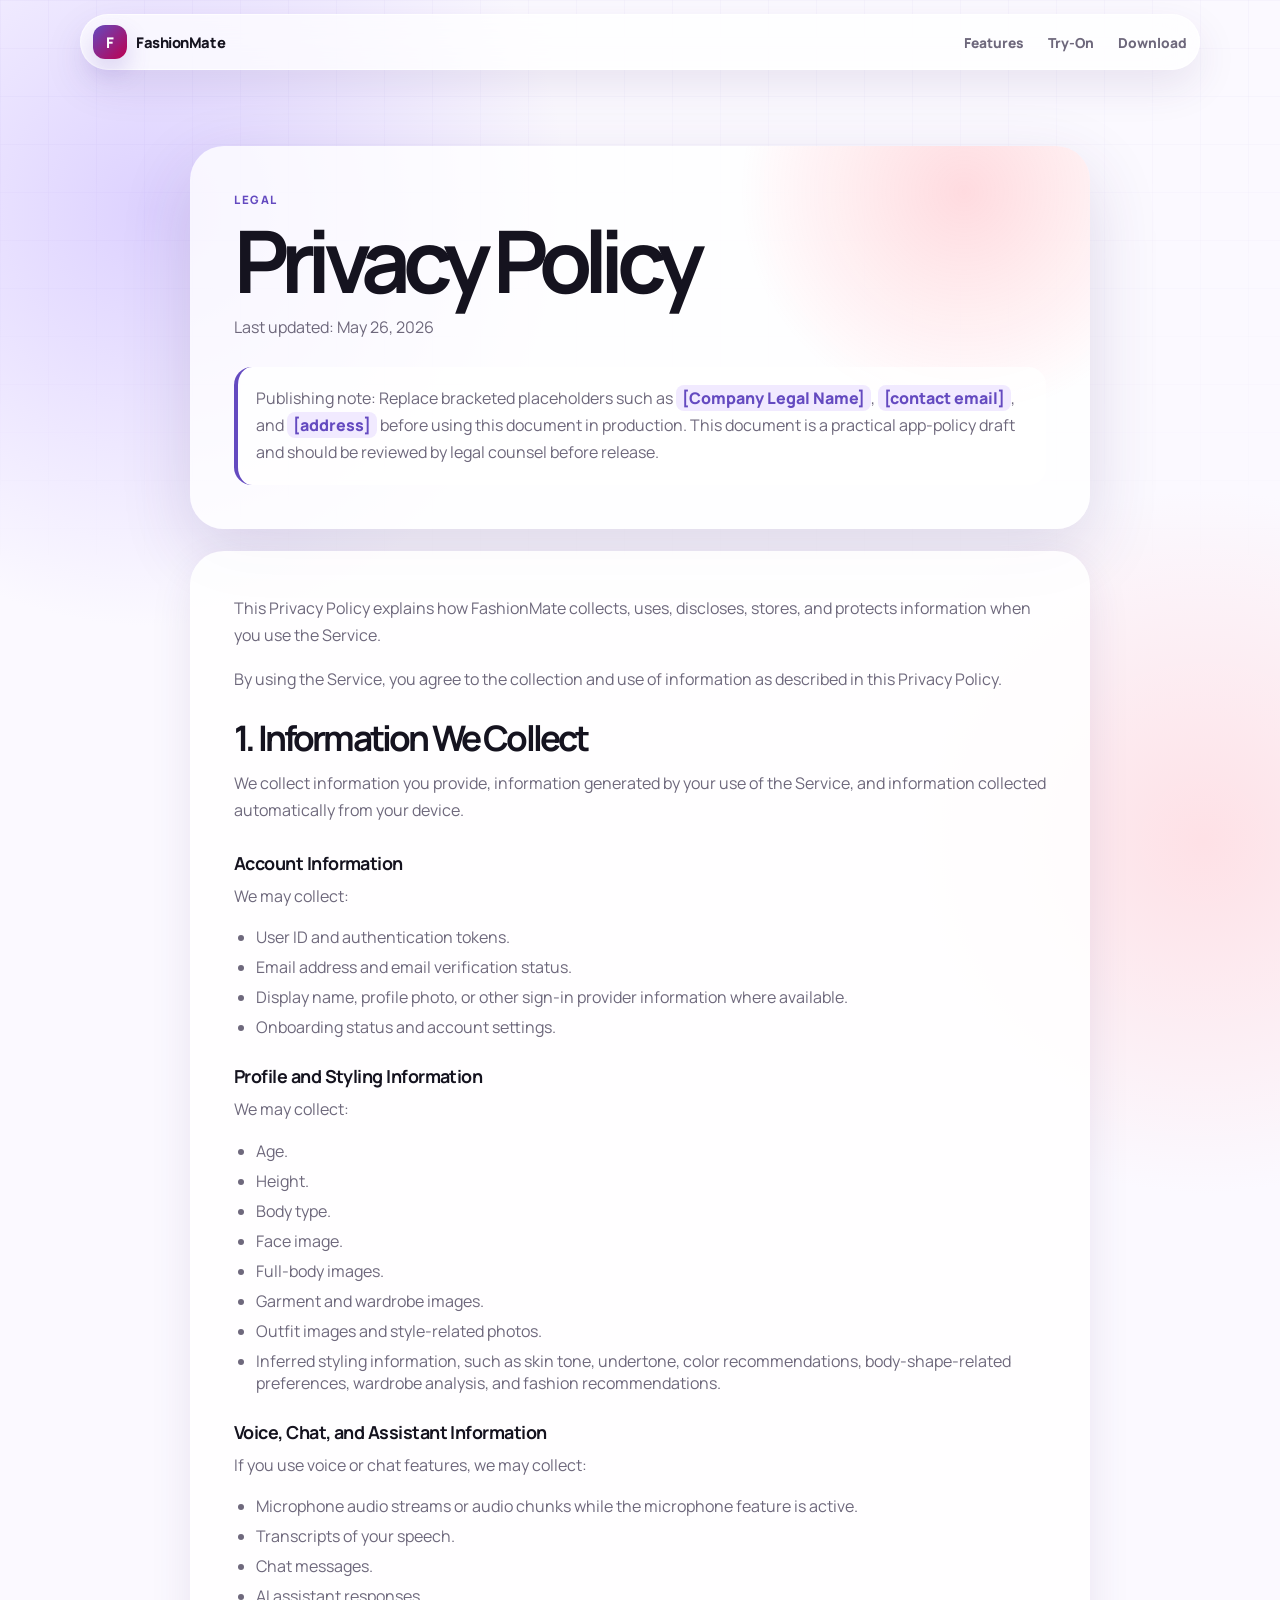
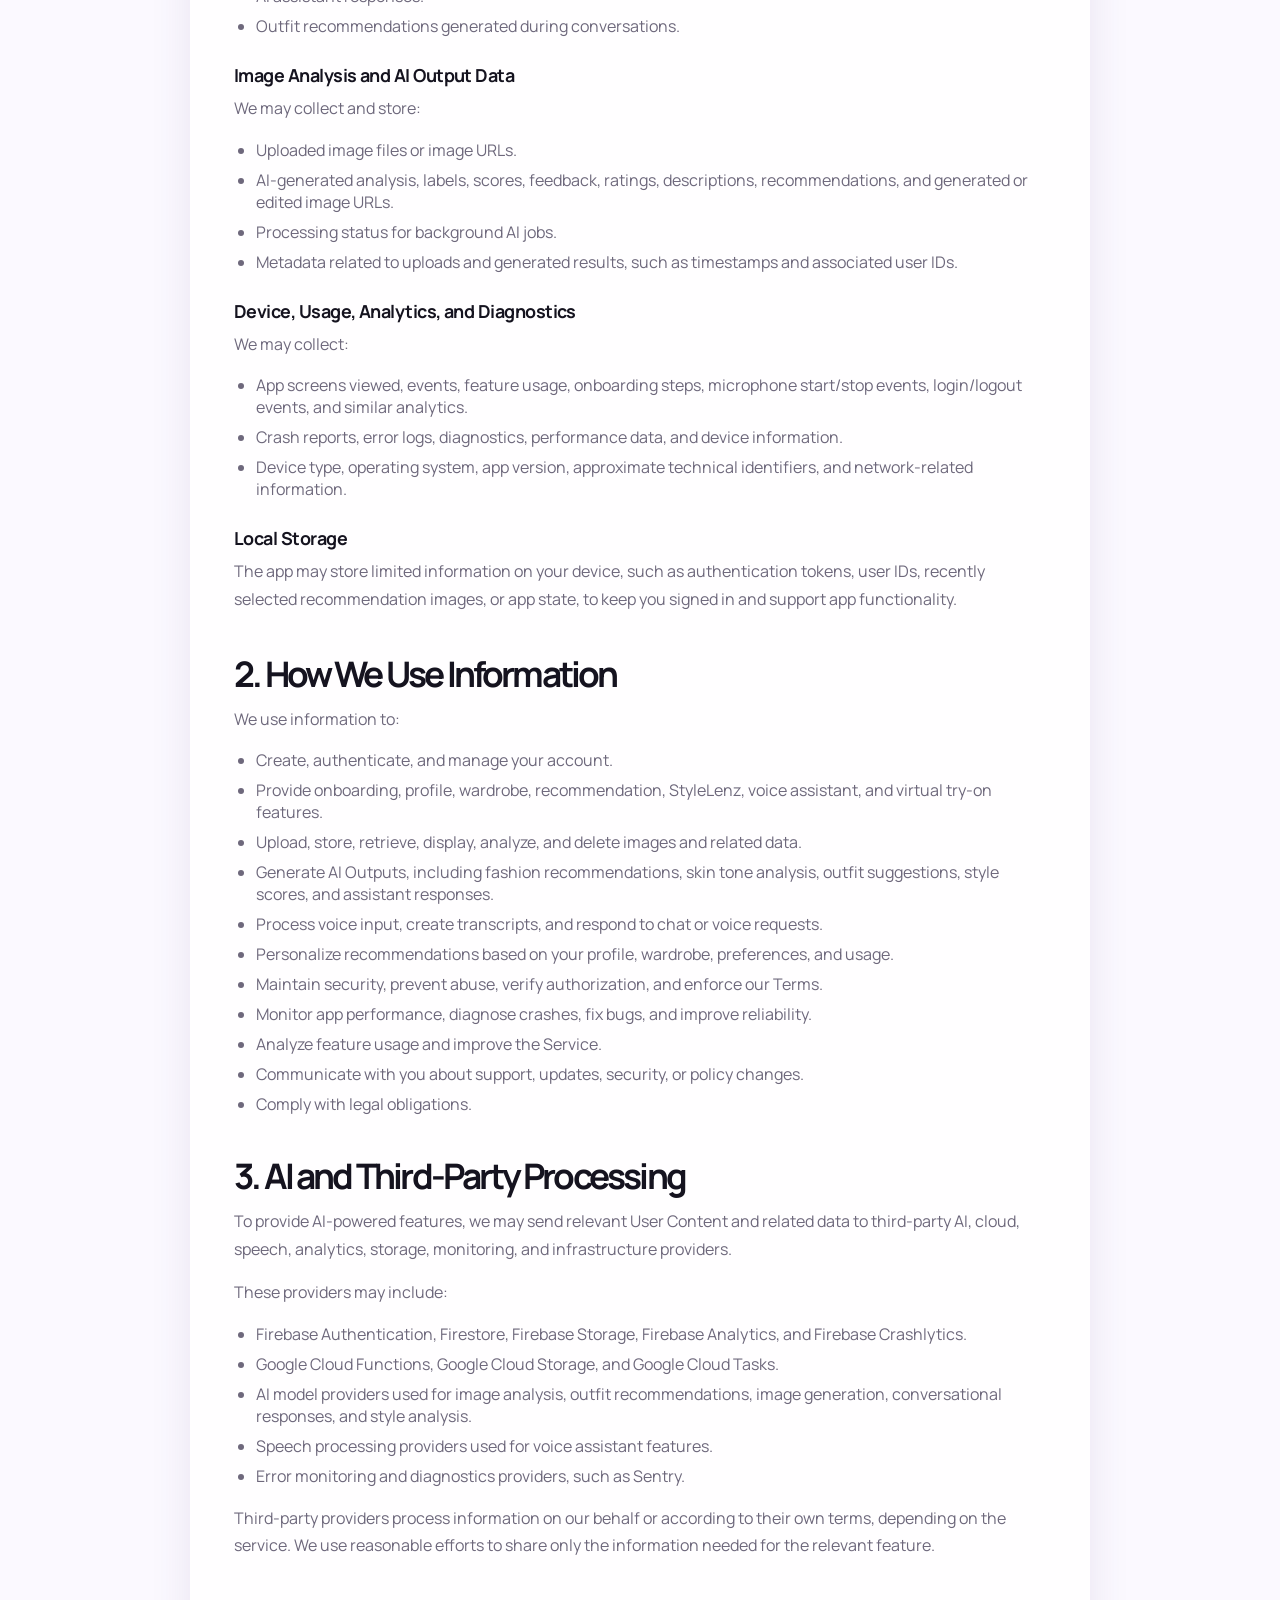
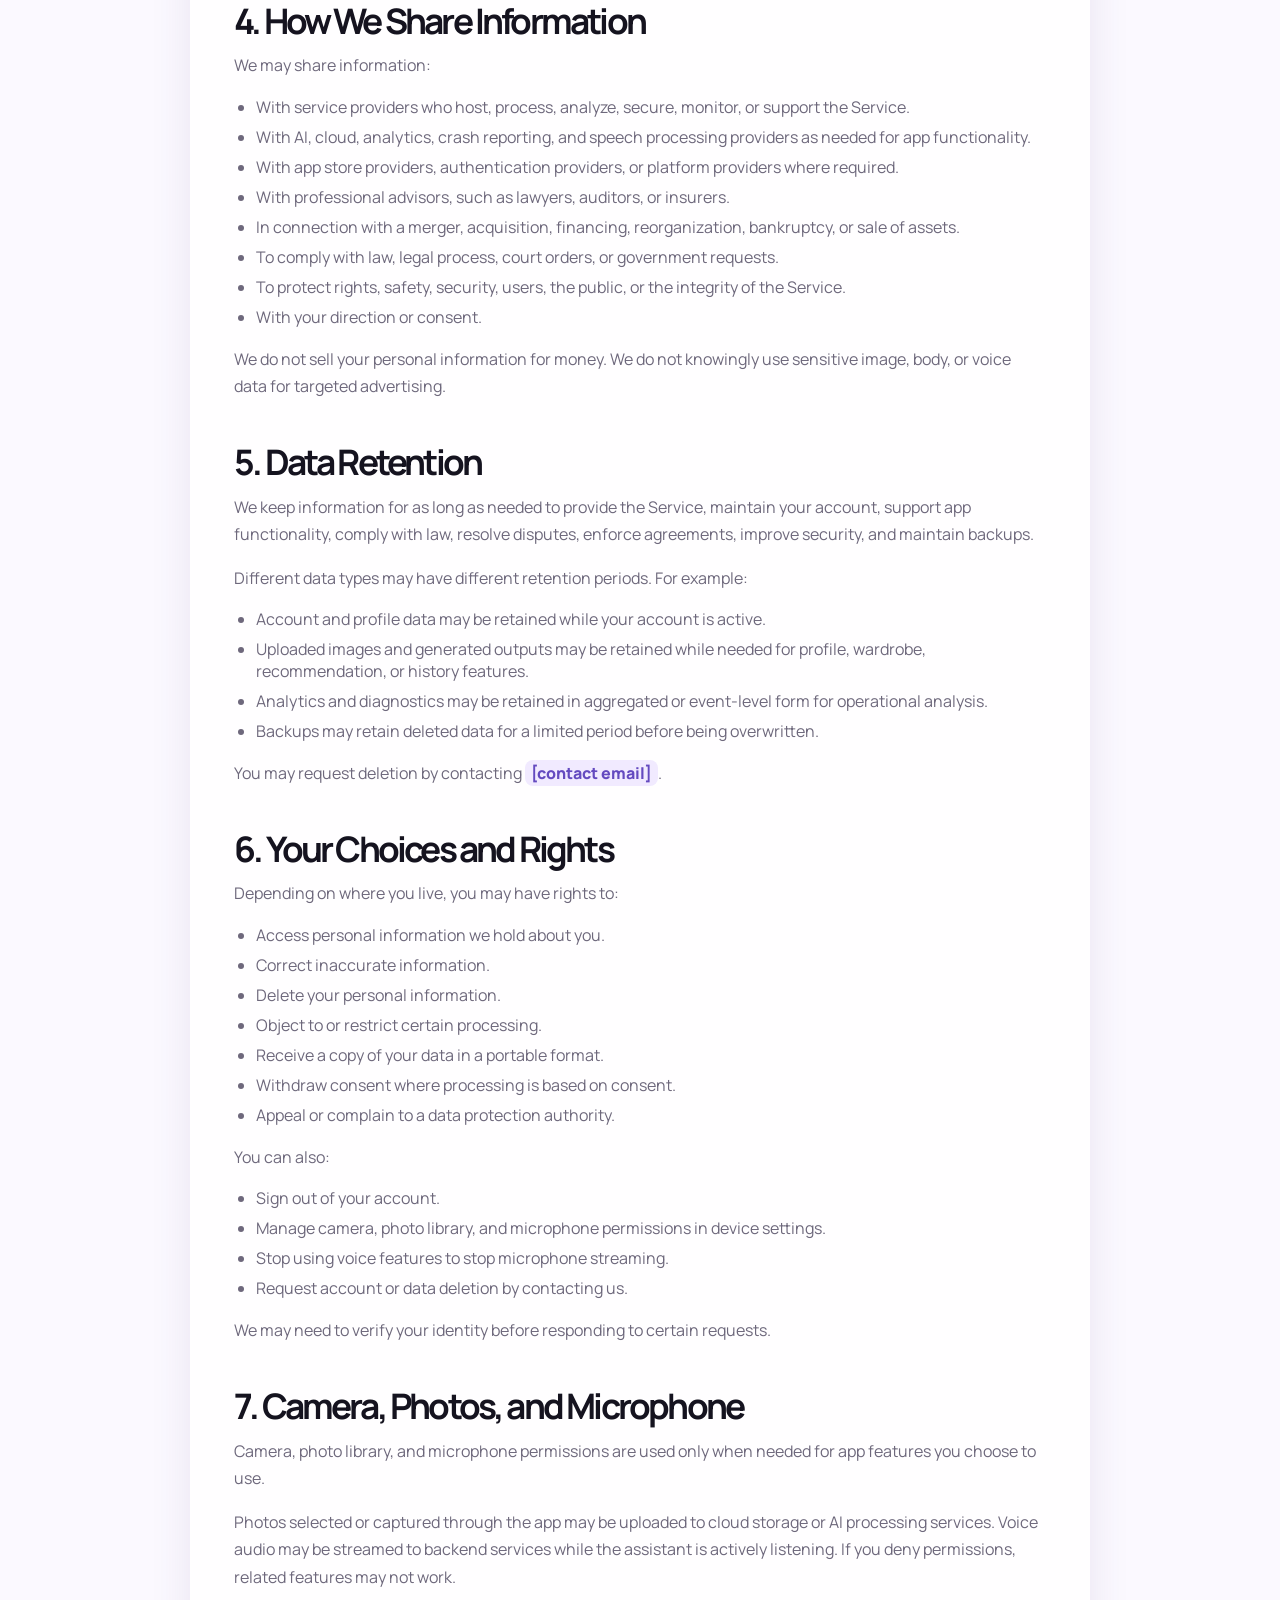
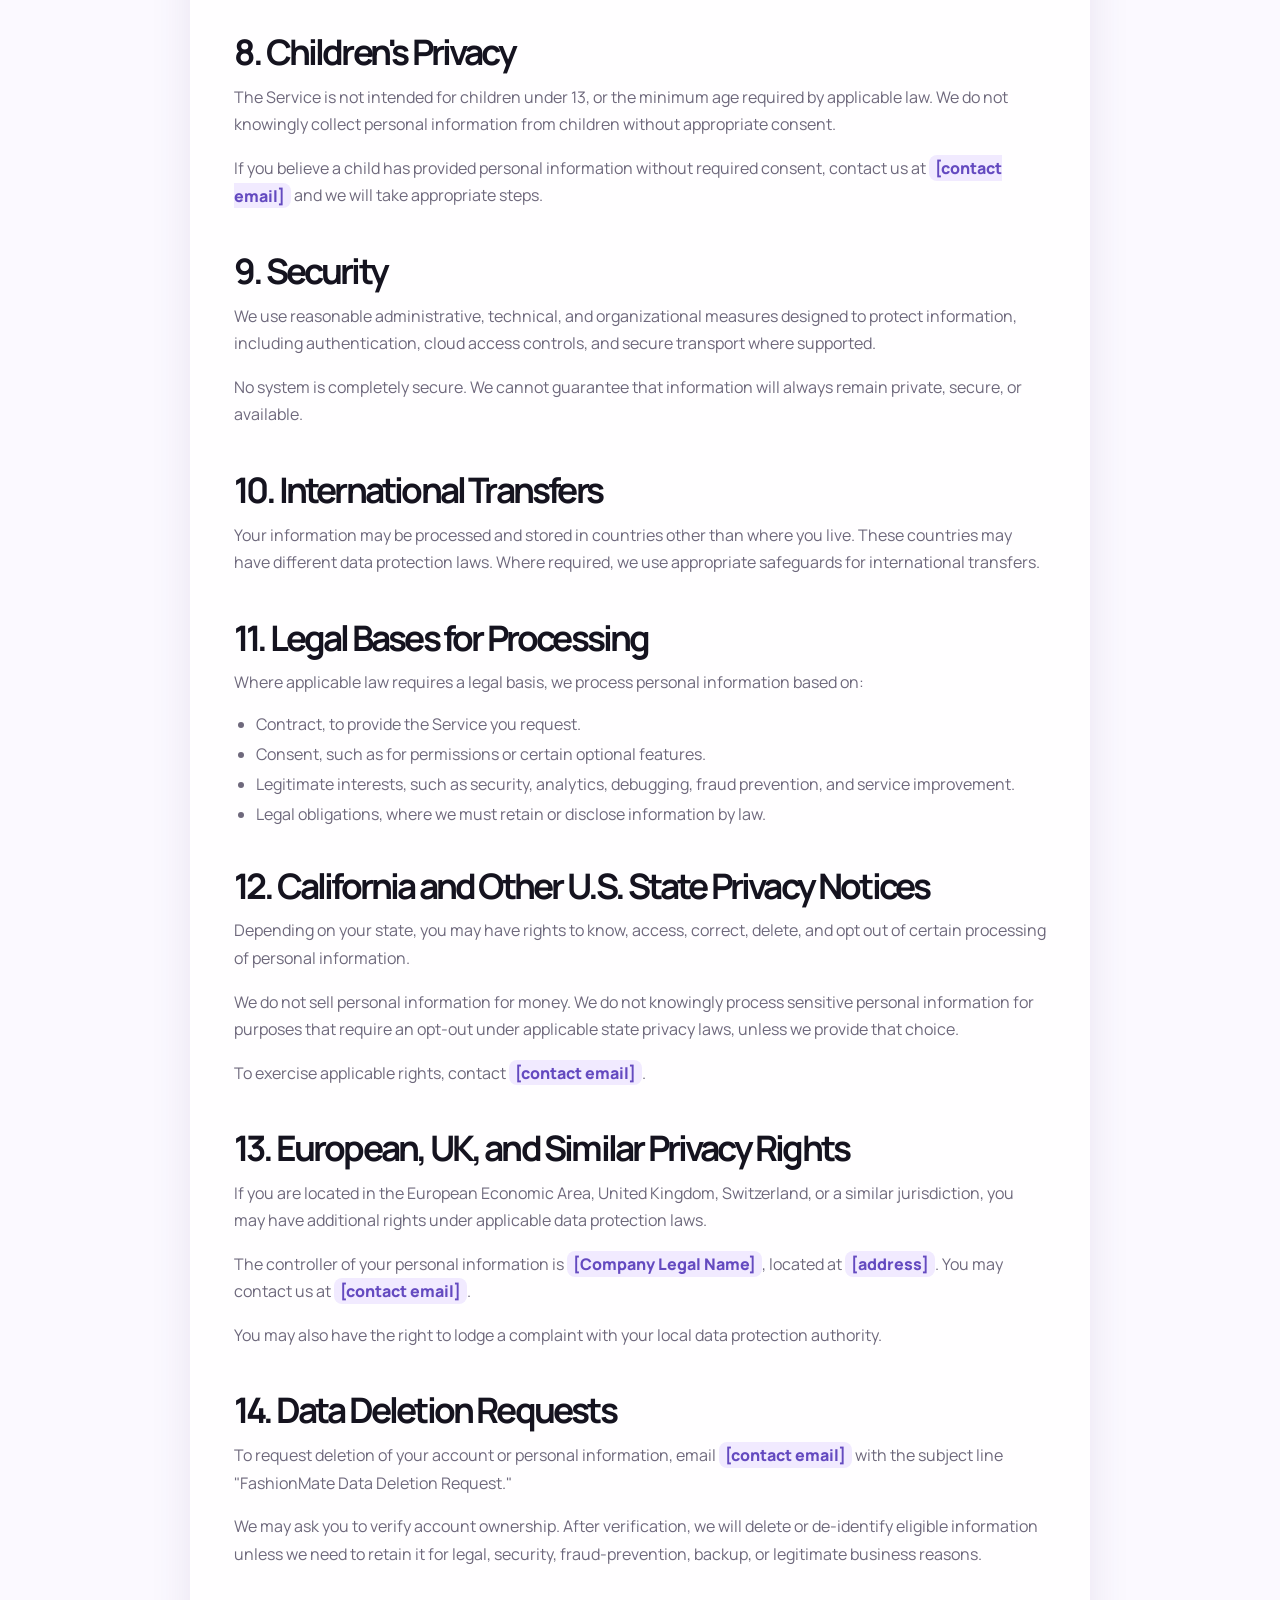
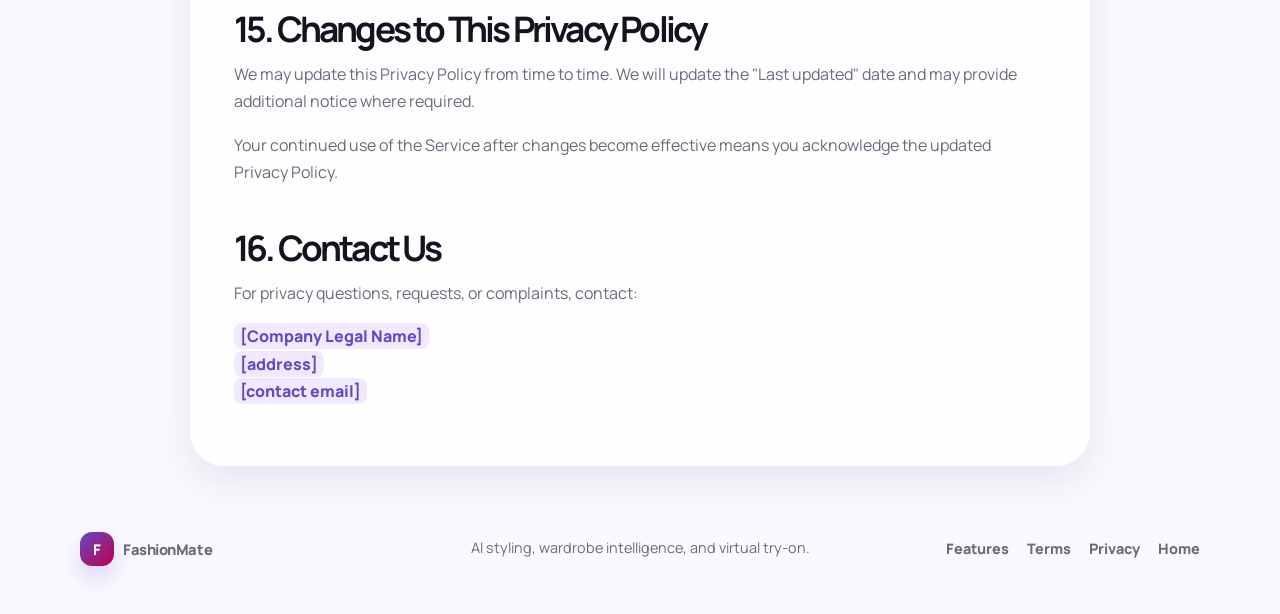
<file: privacy.html>
<!doctype html>
<html lang="en">
  <head>
    <meta charset="utf-8" />
    <meta name="viewport" content="width=device-width, initial-scale=1" />
    <meta name="description" content="FashionMate Privacy Policy." />
    <title>FashionMate | Privacy Policy</title>
    <link rel="preconnect" href="https://fonts.googleapis.com" />
    <link rel="preconnect" href="https://fonts.gstatic.com" crossorigin />
    <link
      href="https://fonts.googleapis.com/css2?family=Manrope:wght@400;600;700;800&display=swap"
      rel="stylesheet"
    />
    <link rel="stylesheet" href="./styles.css" />
  </head>
  <body>
    <header class="site-header" data-header>
      <a class="brand" href="./index.html" aria-label="FashionMate home">
        <span class="brand-icon">F</span>
        <span>FashionMate</span>
      </a>
      <nav aria-label="Main navigation">
        <a href="./index.html#features">Features</a>
        <a href="./index.html#tryon">Try-On</a>
        <a href="./index.html#download">Download</a>
      </nav>
      <button class="menu-button" type="button" aria-label="Open menu">
        <span></span>
        <span></span>
      </button>
    </header>

    <main class="legal-page">
      <section class="legal-hero container">
        <p class="label">Legal</p>
        <h1>Privacy Policy</h1>
        <p>Last updated: May 26, 2026</p>
        <div class="legal-note">
          Publishing note: Replace bracketed placeholders such as
          <code>[Company Legal Name]</code>, <code>[contact email]</code>, and
          <code>[address]</code> before using this document in production. This
          document is a practical app-policy draft and should be reviewed by
          legal counsel before release.
        </div>
      </section>

      <article class="legal-content container">
        <p>
          This Privacy Policy explains how FashionMate collects, uses, discloses,
          stores, and protects information when you use the Service.
        </p>
        <p>
          By using the Service, you agree to the collection and use of information
          as described in this Privacy Policy.
        </p>

        <h2>1. Information We Collect</h2>
        <p>
          We collect information you provide, information generated by your use of
          the Service, and information collected automatically from your device.
        </p>

        <h3>Account Information</h3>
        <p>We may collect:</p>
        <ul>
          <li>User ID and authentication tokens.</li>
          <li>Email address and email verification status.</li>
          <li>Display name, profile photo, or other sign-in provider information where available.</li>
          <li>Onboarding status and account settings.</li>
        </ul>

        <h3>Profile and Styling Information</h3>
        <p>We may collect:</p>
        <ul>
          <li>Age.</li>
          <li>Height.</li>
          <li>Body type.</li>
          <li>Face image.</li>
          <li>Full-body images.</li>
          <li>Garment and wardrobe images.</li>
          <li>Outfit images and style-related photos.</li>
          <li>Inferred styling information, such as skin tone, undertone, color recommendations, body-shape-related preferences, wardrobe analysis, and fashion recommendations.</li>
        </ul>

        <h3>Voice, Chat, and Assistant Information</h3>
        <p>If you use voice or chat features, we may collect:</p>
        <ul>
          <li>Microphone audio streams or audio chunks while the microphone feature is active.</li>
          <li>Transcripts of your speech.</li>
          <li>Chat messages.</li>
          <li>AI assistant responses.</li>
          <li>Outfit recommendations generated during conversations.</li>
        </ul>

        <h3>Image Analysis and AI Output Data</h3>
        <p>We may collect and store:</p>
        <ul>
          <li>Uploaded image files or image URLs.</li>
          <li>AI-generated analysis, labels, scores, feedback, ratings, descriptions, recommendations, and generated or edited image URLs.</li>
          <li>Processing status for background AI jobs.</li>
          <li>Metadata related to uploads and generated results, such as timestamps and associated user IDs.</li>
        </ul>

        <h3>Device, Usage, Analytics, and Diagnostics</h3>
        <p>We may collect:</p>
        <ul>
          <li>App screens viewed, events, feature usage, onboarding steps, microphone start/stop events, login/logout events, and similar analytics.</li>
          <li>Crash reports, error logs, diagnostics, performance data, and device information.</li>
          <li>Device type, operating system, app version, approximate technical identifiers, and network-related information.</li>
        </ul>

        <h3>Local Storage</h3>
        <p>
          The app may store limited information on your device, such as
          authentication tokens, user IDs, recently selected recommendation
          images, or app state, to keep you signed in and support app
          functionality.
        </p>

        <h2>2. How We Use Information</h2>
        <p>We use information to:</p>
        <ul>
          <li>Create, authenticate, and manage your account.</li>
          <li>Provide onboarding, profile, wardrobe, recommendation, StyleLenz, voice assistant, and virtual try-on features.</li>
          <li>Upload, store, retrieve, display, analyze, and delete images and related data.</li>
          <li>Generate AI Outputs, including fashion recommendations, skin tone analysis, outfit suggestions, style scores, and assistant responses.</li>
          <li>Process voice input, create transcripts, and respond to chat or voice requests.</li>
          <li>Personalize recommendations based on your profile, wardrobe, preferences, and usage.</li>
          <li>Maintain security, prevent abuse, verify authorization, and enforce our Terms.</li>
          <li>Monitor app performance, diagnose crashes, fix bugs, and improve reliability.</li>
          <li>Analyze feature usage and improve the Service.</li>
          <li>Communicate with you about support, updates, security, or policy changes.</li>
          <li>Comply with legal obligations.</li>
        </ul>

        <h2>3. AI and Third-Party Processing</h2>
        <p>
          To provide AI-powered features, we may send relevant User Content and
          related data to third-party AI, cloud, speech, analytics, storage,
          monitoring, and infrastructure providers.
        </p>
        <p>These providers may include:</p>
        <ul>
          <li>Firebase Authentication, Firestore, Firebase Storage, Firebase Analytics, and Firebase Crashlytics.</li>
          <li>Google Cloud Functions, Google Cloud Storage, and Google Cloud Tasks.</li>
          <li>AI model providers used for image analysis, outfit recommendations, image generation, conversational responses, and style analysis.</li>
          <li>Speech processing providers used for voice assistant features.</li>
          <li>Error monitoring and diagnostics providers, such as Sentry.</li>
        </ul>
        <p>
          Third-party providers process information on our behalf or according to
          their own terms, depending on the service. We use reasonable efforts to
          share only the information needed for the relevant feature.
        </p>

        <h2>4. How We Share Information</h2>
        <p>We may share information:</p>
        <ul>
          <li>With service providers who host, process, analyze, secure, monitor, or support the Service.</li>
          <li>With AI, cloud, analytics, crash reporting, and speech processing providers as needed for app functionality.</li>
          <li>With app store providers, authentication providers, or platform providers where required.</li>
          <li>With professional advisors, such as lawyers, auditors, or insurers.</li>
          <li>In connection with a merger, acquisition, financing, reorganization, bankruptcy, or sale of assets.</li>
          <li>To comply with law, legal process, court orders, or government requests.</li>
          <li>To protect rights, safety, security, users, the public, or the integrity of the Service.</li>
          <li>With your direction or consent.</li>
        </ul>
        <p>
          We do not sell your personal information for money. We do not knowingly
          use sensitive image, body, or voice data for targeted advertising.
        </p>

        <h2>5. Data Retention</h2>
        <p>
          We keep information for as long as needed to provide the Service,
          maintain your account, support app functionality, comply with law,
          resolve disputes, enforce agreements, improve security, and maintain
          backups.
        </p>
        <p>Different data types may have different retention periods. For example:</p>
        <ul>
          <li>Account and profile data may be retained while your account is active.</li>
          <li>Uploaded images and generated outputs may be retained while needed for profile, wardrobe, recommendation, or history features.</li>
          <li>Analytics and diagnostics may be retained in aggregated or event-level form for operational analysis.</li>
          <li>Backups may retain deleted data for a limited period before being overwritten.</li>
        </ul>
        <p>You may request deletion by contacting <code>[contact email]</code>.</p>

        <h2>6. Your Choices and Rights</h2>
        <p>Depending on where you live, you may have rights to:</p>
        <ul>
          <li>Access personal information we hold about you.</li>
          <li>Correct inaccurate information.</li>
          <li>Delete your personal information.</li>
          <li>Object to or restrict certain processing.</li>
          <li>Receive a copy of your data in a portable format.</li>
          <li>Withdraw consent where processing is based on consent.</li>
          <li>Appeal or complain to a data protection authority.</li>
        </ul>
        <p>You can also:</p>
        <ul>
          <li>Sign out of your account.</li>
          <li>Manage camera, photo library, and microphone permissions in device settings.</li>
          <li>Stop using voice features to stop microphone streaming.</li>
          <li>Request account or data deletion by contacting us.</li>
        </ul>
        <p>We may need to verify your identity before responding to certain requests.</p>

        <h2>7. Camera, Photos, and Microphone</h2>
        <p>
          Camera, photo library, and microphone permissions are used only when
          needed for app features you choose to use.
        </p>
        <p>
          Photos selected or captured through the app may be uploaded to cloud
          storage or AI processing services. Voice audio may be streamed to
          backend services while the assistant is actively listening. If you deny
          permissions, related features may not work.
        </p>

        <h2>8. Children's Privacy</h2>
        <p>
          The Service is not intended for children under 13, or the minimum age
          required by applicable law. We do not knowingly collect personal
          information from children without appropriate consent.
        </p>
        <p>If you believe a child has provided personal information without required consent, contact us at <code>[contact email]</code> and we will take appropriate steps.</p>

        <h2>9. Security</h2>
        <p>
          We use reasonable administrative, technical, and organizational measures
          designed to protect information, including authentication, cloud access
          controls, and secure transport where supported.
        </p>
        <p>No system is completely secure. We cannot guarantee that information will always remain private, secure, or available.</p>

        <h2>10. International Transfers</h2>
        <p>
          Your information may be processed and stored in countries other than
          where you live. These countries may have different data protection laws.
          Where required, we use appropriate safeguards for international
          transfers.
        </p>

        <h2>11. Legal Bases for Processing</h2>
        <p>Where applicable law requires a legal basis, we process personal information based on:</p>
        <ul>
          <li>Contract, to provide the Service you request.</li>
          <li>Consent, such as for permissions or certain optional features.</li>
          <li>Legitimate interests, such as security, analytics, debugging, fraud prevention, and service improvement.</li>
          <li>Legal obligations, where we must retain or disclose information by law.</li>
        </ul>

        <h2>12. California and Other U.S. State Privacy Notices</h2>
        <p>
          Depending on your state, you may have rights to know, access, correct,
          delete, and opt out of certain processing of personal information.
        </p>
        <p>
          We do not sell personal information for money. We do not knowingly
          process sensitive personal information for purposes that require an
          opt-out under applicable state privacy laws, unless we provide that
          choice.
        </p>
        <p>To exercise applicable rights, contact <code>[contact email]</code>.</p>

        <h2>13. European, UK, and Similar Privacy Rights</h2>
        <p>
          If you are located in the European Economic Area, United Kingdom,
          Switzerland, or a similar jurisdiction, you may have additional rights
          under applicable data protection laws.
        </p>
        <p>
          The controller of your personal information is
          <code>[Company Legal Name]</code>, located at <code>[address]</code>.
          You may contact us at <code>[contact email]</code>.
        </p>
        <p>You may also have the right to lodge a complaint with your local data protection authority.</p>

        <h2>14. Data Deletion Requests</h2>
        <p>
          To request deletion of your account or personal information, email
          <code>[contact email]</code> with the subject line "FashionMate Data
          Deletion Request."
        </p>
        <p>
          We may ask you to verify account ownership. After verification, we will
          delete or de-identify eligible information unless we need to retain it
          for legal, security, fraud-prevention, backup, or legitimate business
          reasons.
        </p>

        <h2>15. Changes to This Privacy Policy</h2>
        <p>We may update this Privacy Policy from time to time. We will update the "Last updated" date and may provide additional notice where required.</p>
        <p>Your continued use of the Service after changes become effective means you acknowledge the updated Privacy Policy.</p>

        <h2>16. Contact Us</h2>
        <p>For privacy questions, requests, or complaints, contact:</p>
        <p><code>[Company Legal Name]</code><br /><code>[address]</code><br /><code>[contact email]</code></p>
      </article>
    </main>

    <footer class="footer">
      <a class="brand" href="./index.html">
        <span class="brand-icon">F</span>
        <span>FashionMate</span>
      </a>
      <p>AI styling, wardrobe intelligence, and virtual try-on.</p>
      <div>
        <a href="./index.html#features">Features</a>
        <a href="./terms.html">Terms</a>
        <a href="./privacy.html">Privacy</a>
        <a href="./index.html#top">Home</a>
      </div>
    </footer>

    <script src="./script.js"></script>
  </body>
</html>
</file>
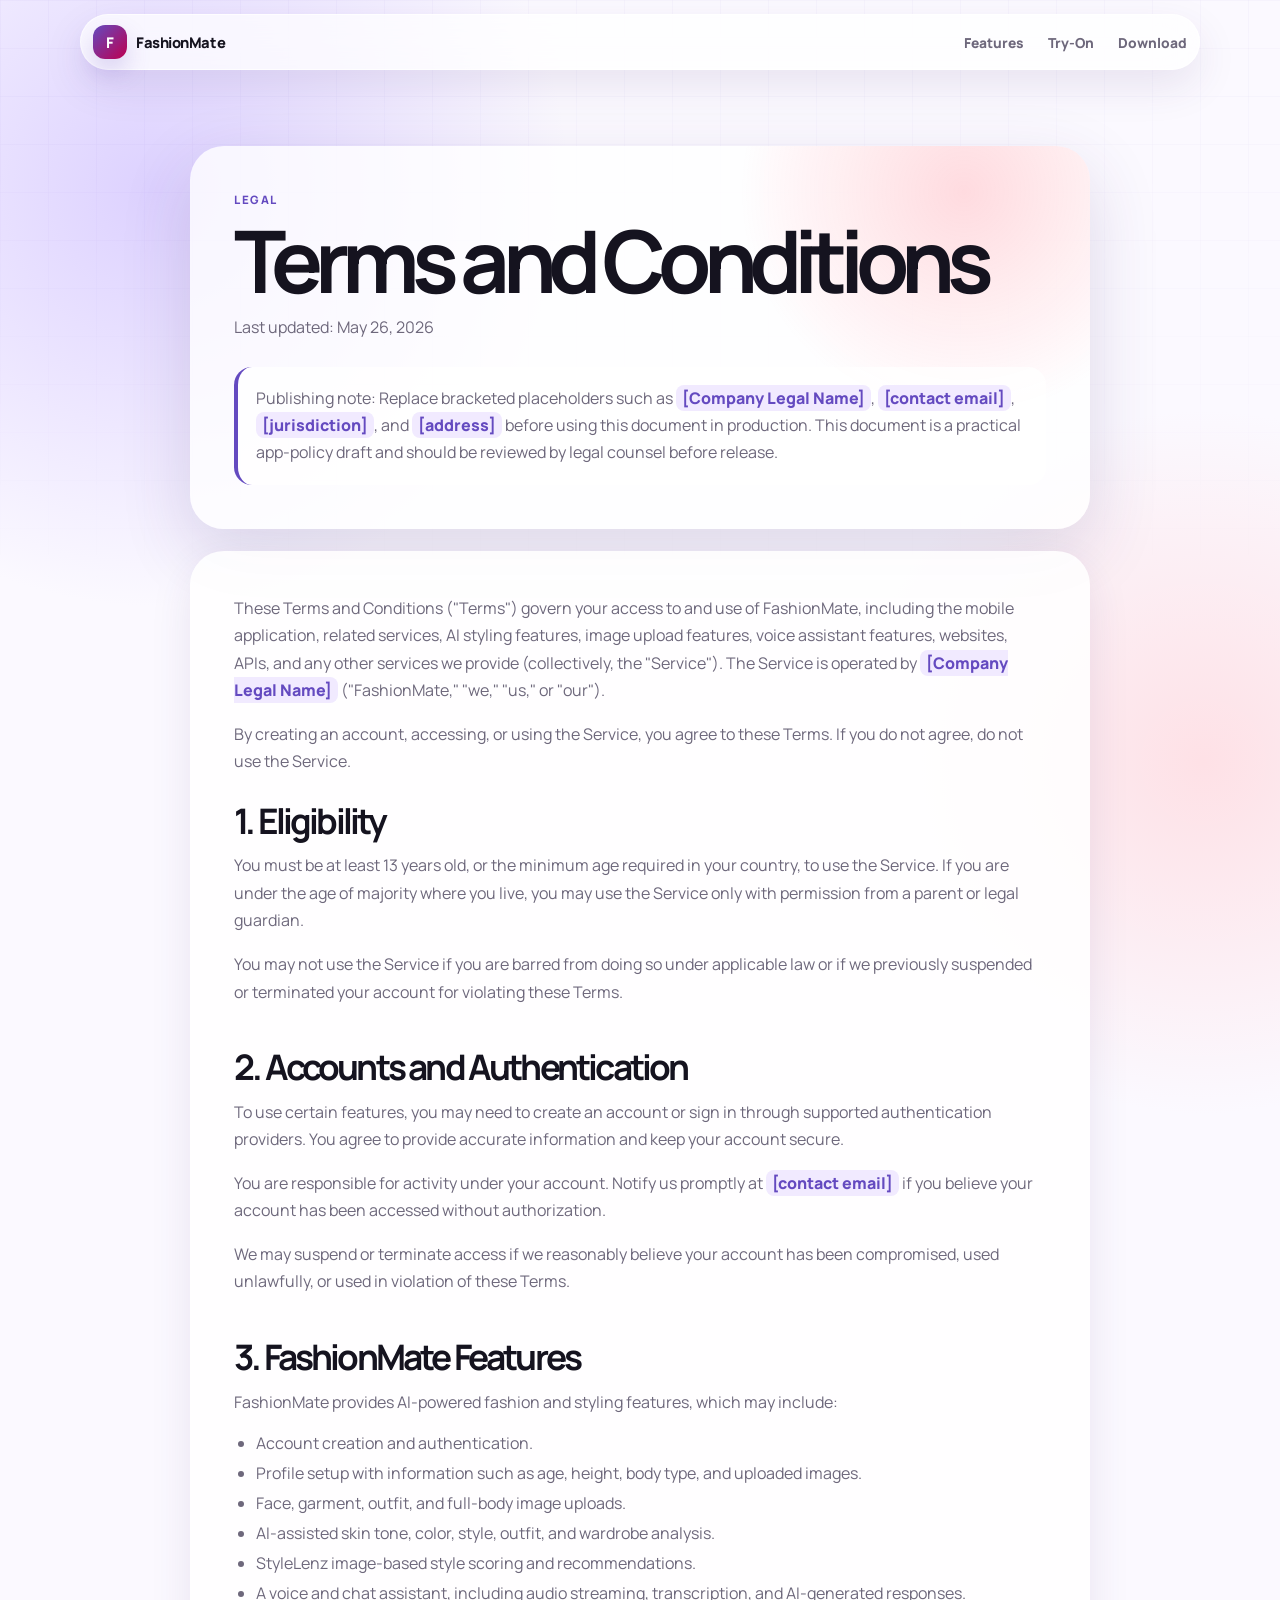
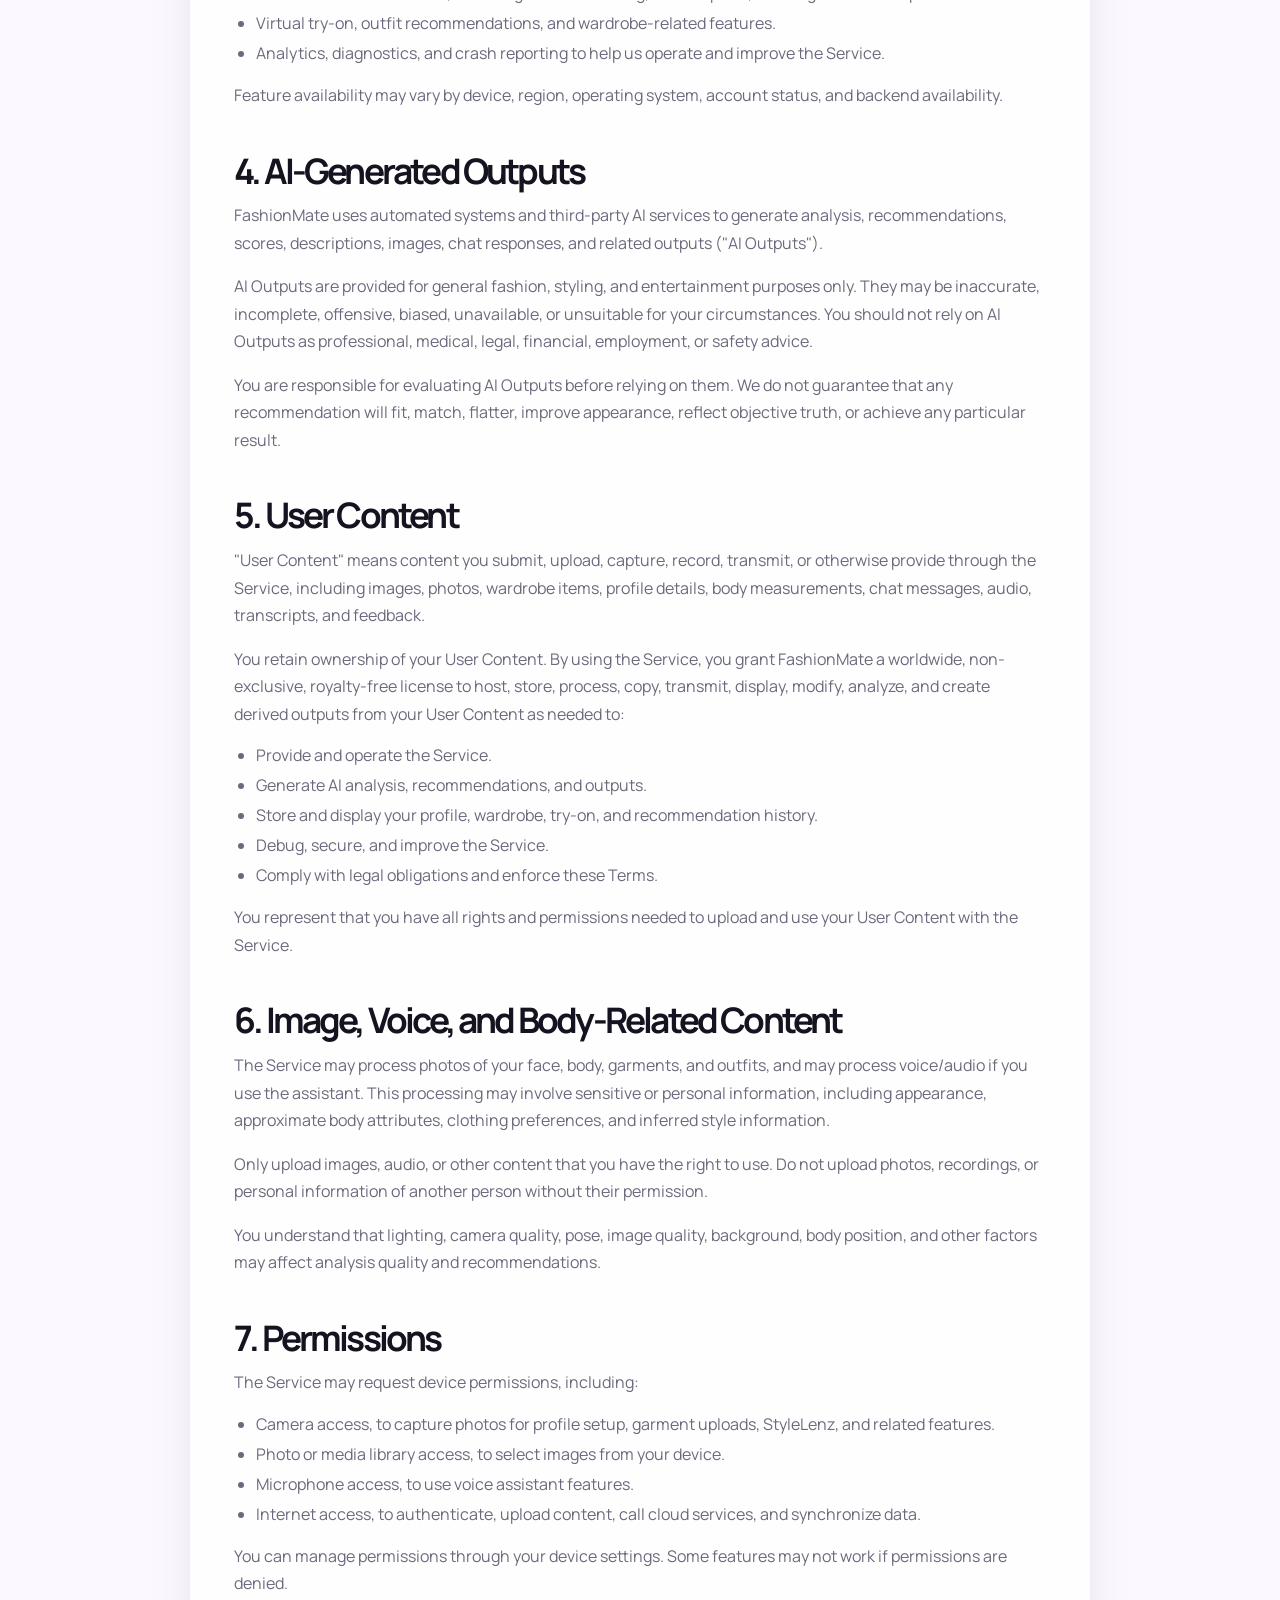
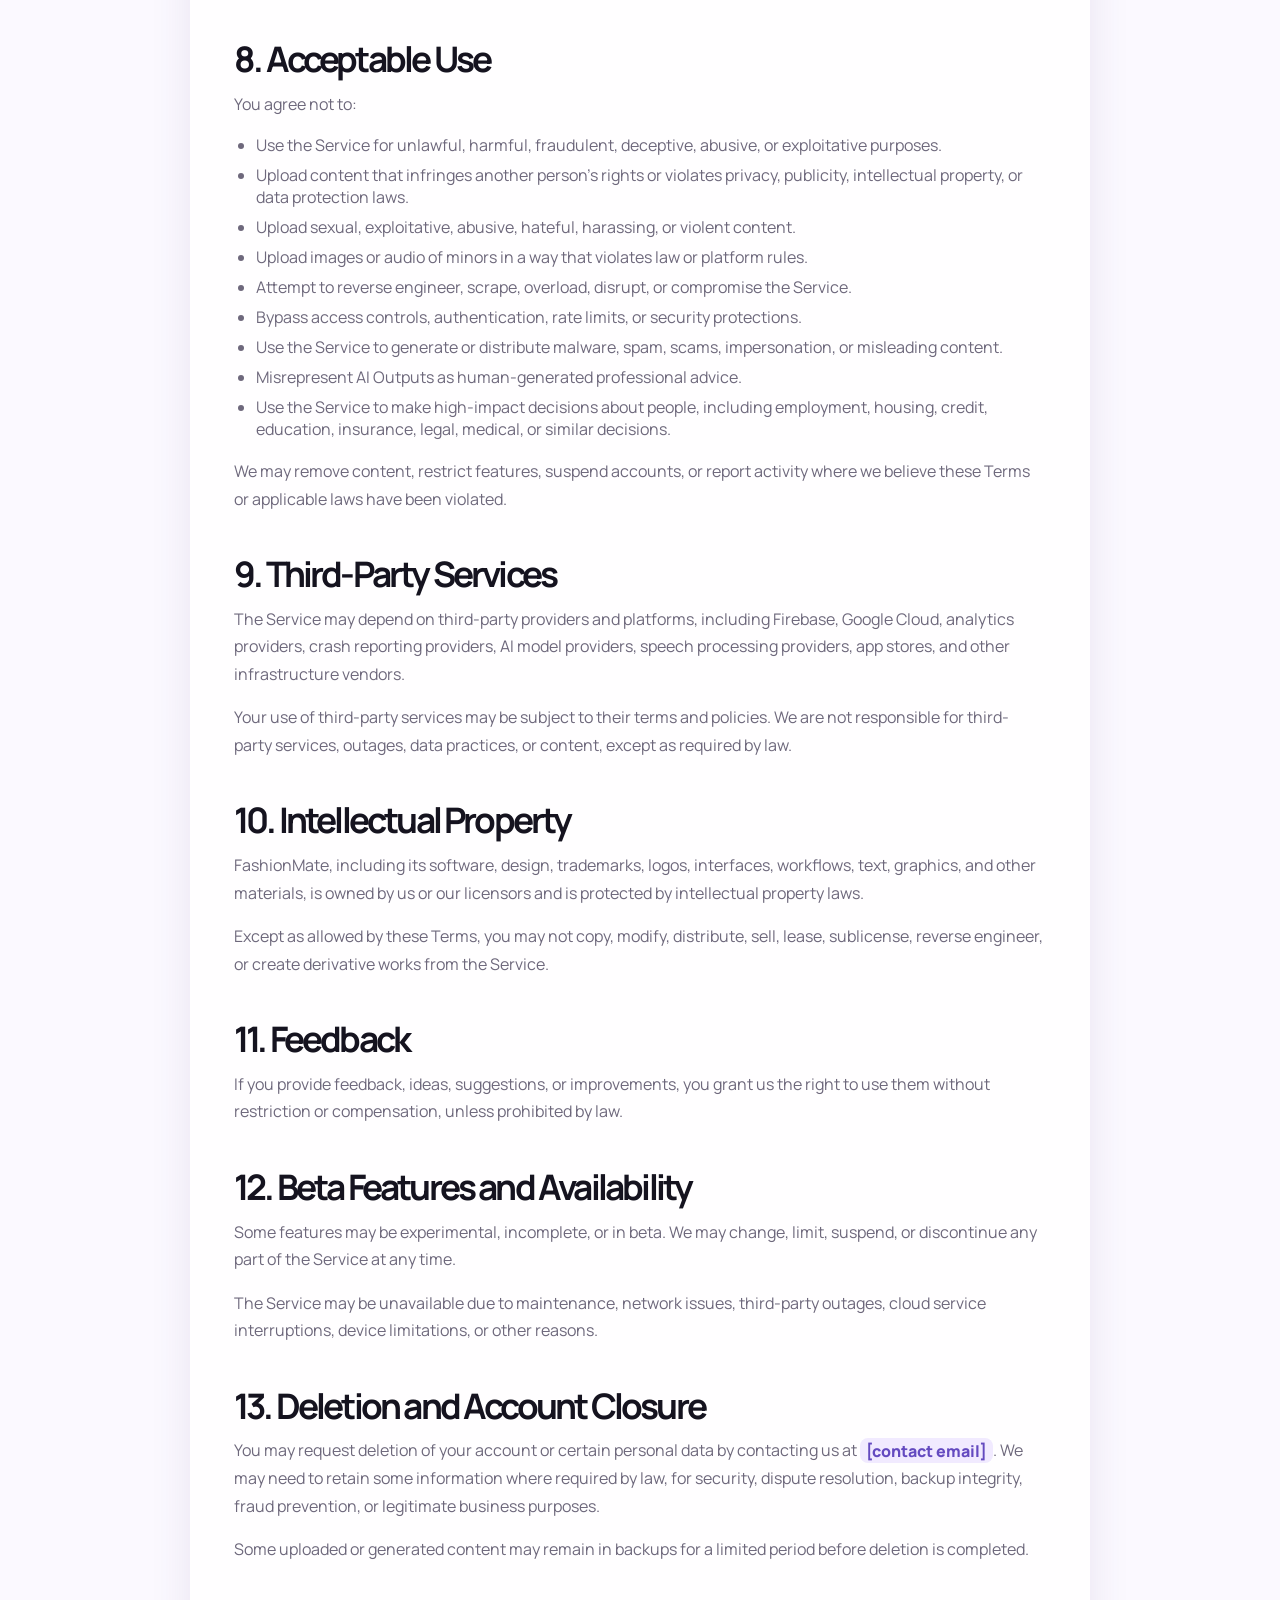
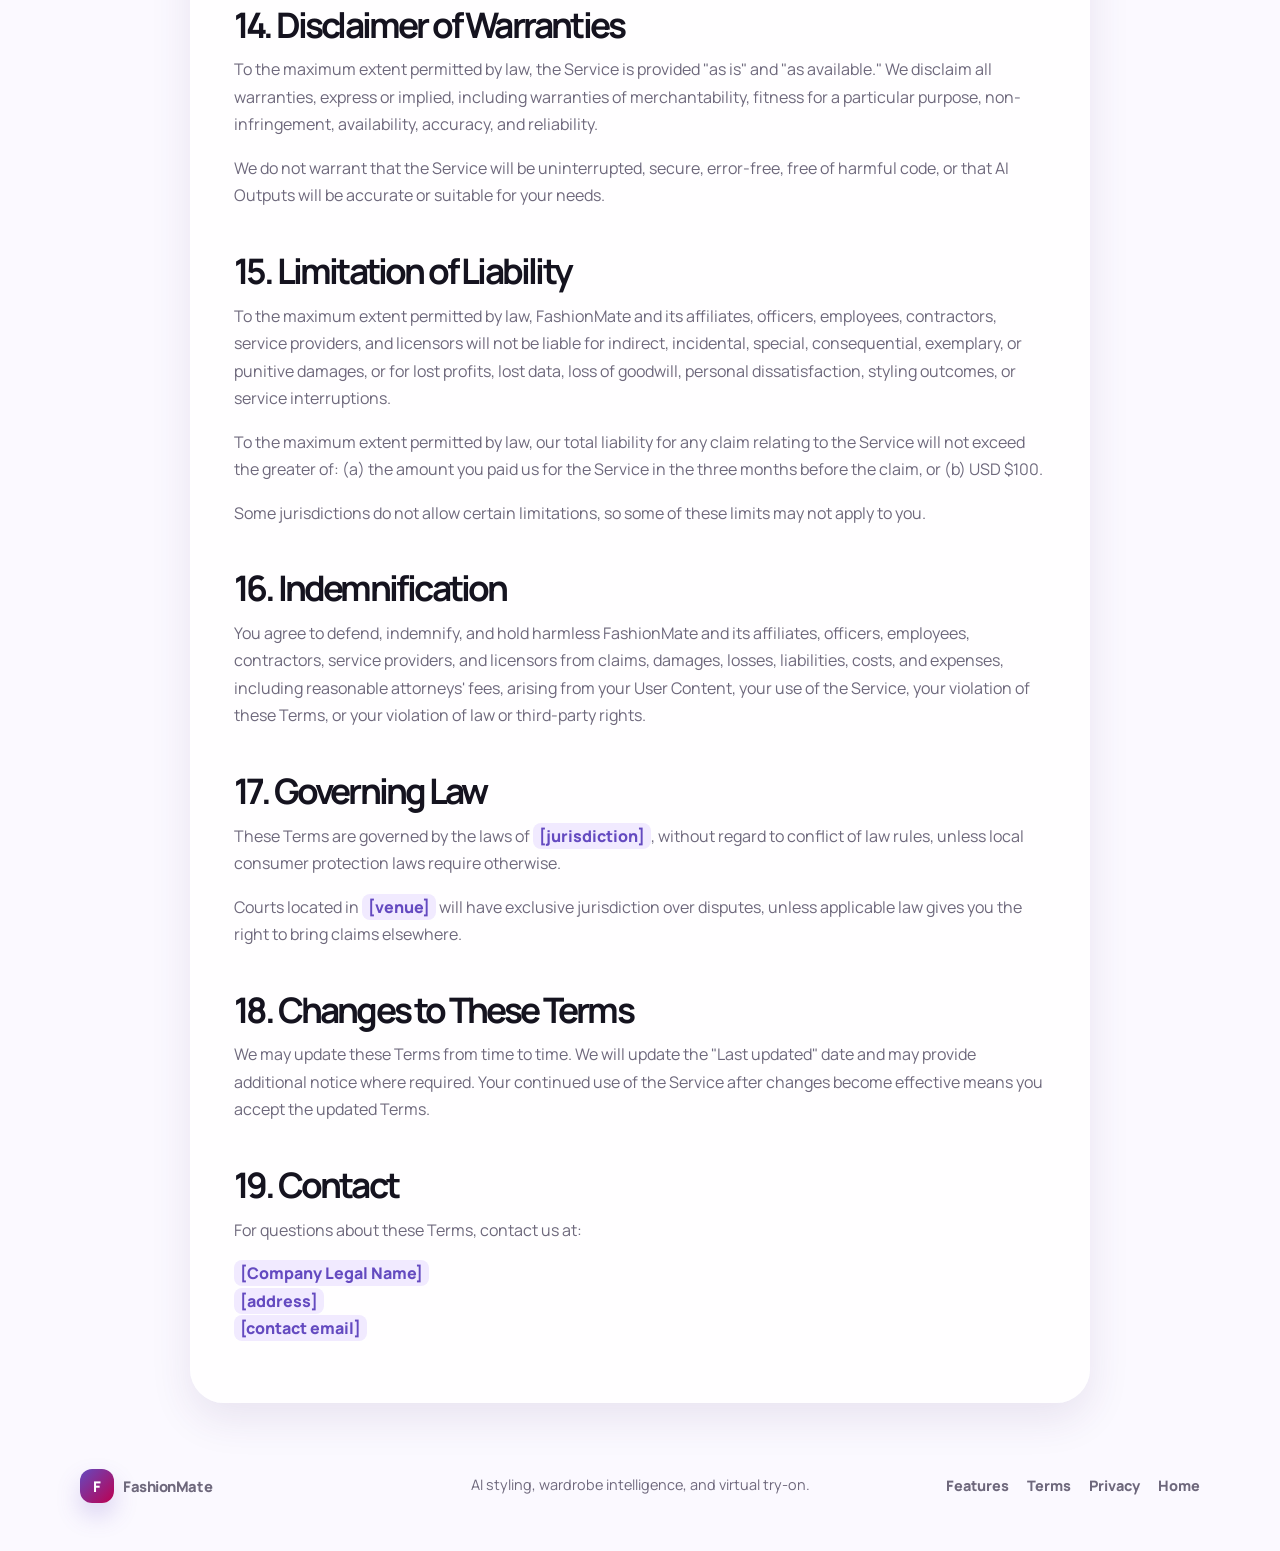
<file: terms.html>
<!doctype html>
<html lang="en">
  <head>
    <meta charset="utf-8" />
    <meta name="viewport" content="width=device-width, initial-scale=1" />
    <meta name="description" content="FashionMate Terms and Conditions." />
    <title>FashionMate | Terms and Conditions</title>
    <link rel="preconnect" href="https://fonts.googleapis.com" />
    <link rel="preconnect" href="https://fonts.gstatic.com" crossorigin />
    <link
      href="https://fonts.googleapis.com/css2?family=Manrope:wght@400;600;700;800&display=swap"
      rel="stylesheet"
    />
    <link rel="stylesheet" href="./styles.css" />
  </head>
  <body>
    <header class="site-header" data-header>
      <a class="brand" href="./index.html" aria-label="FashionMate home">
        <span class="brand-icon">F</span>
        <span>FashionMate</span>
      </a>
      <nav aria-label="Main navigation">
        <a href="./index.html#features">Features</a>
        <a href="./index.html#tryon">Try-On</a>
        <a href="./index.html#download">Download</a>
      </nav>
      <button class="menu-button" type="button" aria-label="Open menu">
        <span></span>
        <span></span>
      </button>
    </header>

    <main class="legal-page">
      <section class="legal-hero container">
        <p class="label">Legal</p>
        <h1>Terms and Conditions</h1>
        <p>Last updated: May 26, 2026</p>
        <div class="legal-note">
          Publishing note: Replace bracketed placeholders such as
          <code>[Company Legal Name]</code>, <code>[contact email]</code>,
          <code>[jurisdiction]</code>, and <code>[address]</code> before using
          this document in production. This document is a practical app-policy
          draft and should be reviewed by legal counsel before release.
        </div>
      </section>

      <article class="legal-content container">
        <p>
          These Terms and Conditions ("Terms") govern your access to and use of
          FashionMate, including the mobile application, related services, AI
          styling features, image upload features, voice assistant features,
          websites, APIs, and any other services we provide (collectively, the
          "Service"). The Service is operated by <code>[Company Legal Name]</code>
          ("FashionMate," "we," "us," or "our").
        </p>
        <p>
          By creating an account, accessing, or using the Service, you agree to
          these Terms. If you do not agree, do not use the Service.
        </p>

        <h2>1. Eligibility</h2>
        <p>
          You must be at least 13 years old, or the minimum age required in your
          country, to use the Service. If you are under the age of majority where
          you live, you may use the Service only with permission from a parent or
          legal guardian.
        </p>
        <p>
          You may not use the Service if you are barred from doing so under
          applicable law or if we previously suspended or terminated your account
          for violating these Terms.
        </p>

        <h2>2. Accounts and Authentication</h2>
        <p>
          To use certain features, you may need to create an account or sign in
          through supported authentication providers. You agree to provide
          accurate information and keep your account secure.
        </p>
        <p>
          You are responsible for activity under your account. Notify us promptly
          at <code>[contact email]</code> if you believe your account has been
          accessed without authorization.
        </p>
        <p>
          We may suspend or terminate access if we reasonably believe your
          account has been compromised, used unlawfully, or used in violation of
          these Terms.
        </p>

        <h2>3. FashionMate Features</h2>
        <p>FashionMate provides AI-powered fashion and styling features, which may include:</p>
        <ul>
          <li>Account creation and authentication.</li>
          <li>Profile setup with information such as age, height, body type, and uploaded images.</li>
          <li>Face, garment, outfit, and full-body image uploads.</li>
          <li>AI-assisted skin tone, color, style, outfit, and wardrobe analysis.</li>
          <li>StyleLenz image-based style scoring and recommendations.</li>
          <li>A voice and chat assistant, including audio streaming, transcription, and AI-generated responses.</li>
          <li>Virtual try-on, outfit recommendations, and wardrobe-related features.</li>
          <li>Analytics, diagnostics, and crash reporting to help us operate and improve the Service.</li>
        </ul>
        <p>
          Feature availability may vary by device, region, operating system,
          account status, and backend availability.
        </p>

        <h2>4. AI-Generated Outputs</h2>
        <p>
          FashionMate uses automated systems and third-party AI services to
          generate analysis, recommendations, scores, descriptions, images, chat
          responses, and related outputs ("AI Outputs").
        </p>
        <p>
          AI Outputs are provided for general fashion, styling, and entertainment
          purposes only. They may be inaccurate, incomplete, offensive, biased,
          unavailable, or unsuitable for your circumstances. You should not rely
          on AI Outputs as professional, medical, legal, financial, employment, or
          safety advice.
        </p>
        <p>
          You are responsible for evaluating AI Outputs before relying on them. We
          do not guarantee that any recommendation will fit, match, flatter,
          improve appearance, reflect objective truth, or achieve any particular
          result.
        </p>

        <h2>5. User Content</h2>
        <p>
          "User Content" means content you submit, upload, capture, record,
          transmit, or otherwise provide through the Service, including images,
          photos, wardrobe items, profile details, body measurements, chat
          messages, audio, transcripts, and feedback.
        </p>
        <p>
          You retain ownership of your User Content. By using the Service, you
          grant FashionMate a worldwide, non-exclusive, royalty-free license to
          host, store, process, copy, transmit, display, modify, analyze, and
          create derived outputs from your User Content as needed to:
        </p>
        <ul>
          <li>Provide and operate the Service.</li>
          <li>Generate AI analysis, recommendations, and outputs.</li>
          <li>Store and display your profile, wardrobe, try-on, and recommendation history.</li>
          <li>Debug, secure, and improve the Service.</li>
          <li>Comply with legal obligations and enforce these Terms.</li>
        </ul>
        <p>You represent that you have all rights and permissions needed to upload and use your User Content with the Service.</p>

        <h2>6. Image, Voice, and Body-Related Content</h2>
        <p>
          The Service may process photos of your face, body, garments, and
          outfits, and may process voice/audio if you use the assistant. This
          processing may involve sensitive or personal information, including
          appearance, approximate body attributes, clothing preferences, and
          inferred style information.
        </p>
        <p>
          Only upload images, audio, or other content that you have the right to
          use. Do not upload photos, recordings, or personal information of
          another person without their permission.
        </p>
        <p>
          You understand that lighting, camera quality, pose, image quality,
          background, body position, and other factors may affect analysis quality
          and recommendations.
        </p>

        <h2>7. Permissions</h2>
        <p>The Service may request device permissions, including:</p>
        <ul>
          <li>Camera access, to capture photos for profile setup, garment uploads, StyleLenz, and related features.</li>
          <li>Photo or media library access, to select images from your device.</li>
          <li>Microphone access, to use voice assistant features.</li>
          <li>Internet access, to authenticate, upload content, call cloud services, and synchronize data.</li>
        </ul>
        <p>You can manage permissions through your device settings. Some features may not work if permissions are denied.</p>

        <h2>8. Acceptable Use</h2>
        <p>You agree not to:</p>
        <ul>
          <li>Use the Service for unlawful, harmful, fraudulent, deceptive, abusive, or exploitative purposes.</li>
          <li>Upload content that infringes another person's rights or violates privacy, publicity, intellectual property, or data protection laws.</li>
          <li>Upload sexual, exploitative, abusive, hateful, harassing, or violent content.</li>
          <li>Upload images or audio of minors in a way that violates law or platform rules.</li>
          <li>Attempt to reverse engineer, scrape, overload, disrupt, or compromise the Service.</li>
          <li>Bypass access controls, authentication, rate limits, or security protections.</li>
          <li>Use the Service to generate or distribute malware, spam, scams, impersonation, or misleading content.</li>
          <li>Misrepresent AI Outputs as human-generated professional advice.</li>
          <li>Use the Service to make high-impact decisions about people, including employment, housing, credit, education, insurance, legal, medical, or similar decisions.</li>
        </ul>
        <p>We may remove content, restrict features, suspend accounts, or report activity where we believe these Terms or applicable laws have been violated.</p>

        <h2>9. Third-Party Services</h2>
        <p>
          The Service may depend on third-party providers and platforms,
          including Firebase, Google Cloud, analytics providers, crash reporting
          providers, AI model providers, speech processing providers, app stores,
          and other infrastructure vendors.
        </p>
        <p>
          Your use of third-party services may be subject to their terms and
          policies. We are not responsible for third-party services, outages, data
          practices, or content, except as required by law.
        </p>

        <h2>10. Intellectual Property</h2>
        <p>
          FashionMate, including its software, design, trademarks, logos,
          interfaces, workflows, text, graphics, and other materials, is owned by
          us or our licensors and is protected by intellectual property laws.
        </p>
        <p>
          Except as allowed by these Terms, you may not copy, modify, distribute,
          sell, lease, sublicense, reverse engineer, or create derivative works
          from the Service.
        </p>

        <h2>11. Feedback</h2>
        <p>If you provide feedback, ideas, suggestions, or improvements, you grant us the right to use them without restriction or compensation, unless prohibited by law.</p>

        <h2>12. Beta Features and Availability</h2>
        <p>Some features may be experimental, incomplete, or in beta. We may change, limit, suspend, or discontinue any part of the Service at any time.</p>
        <p>The Service may be unavailable due to maintenance, network issues, third-party outages, cloud service interruptions, device limitations, or other reasons.</p>

        <h2>13. Deletion and Account Closure</h2>
        <p>
          You may request deletion of your account or certain personal data by
          contacting us at <code>[contact email]</code>. We may need to retain
          some information where required by law, for security, dispute
          resolution, backup integrity, fraud prevention, or legitimate business
          purposes.
        </p>
        <p>Some uploaded or generated content may remain in backups for a limited period before deletion is completed.</p>

        <h2>14. Disclaimer of Warranties</h2>
        <p>
          To the maximum extent permitted by law, the Service is provided "as is"
          and "as available." We disclaim all warranties, express or implied,
          including warranties of merchantability, fitness for a particular
          purpose, non-infringement, availability, accuracy, and reliability.
        </p>
        <p>We do not warrant that the Service will be uninterrupted, secure, error-free, free of harmful code, or that AI Outputs will be accurate or suitable for your needs.</p>

        <h2>15. Limitation of Liability</h2>
        <p>
          To the maximum extent permitted by law, FashionMate and its affiliates,
          officers, employees, contractors, service providers, and licensors will
          not be liable for indirect, incidental, special, consequential,
          exemplary, or punitive damages, or for lost profits, lost data, loss of
          goodwill, personal dissatisfaction, styling outcomes, or service
          interruptions.
        </p>
        <p>
          To the maximum extent permitted by law, our total liability for any
          claim relating to the Service will not exceed the greater of: (a) the
          amount you paid us for the Service in the three months before the claim,
          or (b) USD $100.
        </p>
        <p>Some jurisdictions do not allow certain limitations, so some of these limits may not apply to you.</p>

        <h2>16. Indemnification</h2>
        <p>
          You agree to defend, indemnify, and hold harmless FashionMate and its
          affiliates, officers, employees, contractors, service providers, and
          licensors from claims, damages, losses, liabilities, costs, and
          expenses, including reasonable attorneys' fees, arising from your User
          Content, your use of the Service, your violation of these Terms, or your
          violation of law or third-party rights.
        </p>

        <h2>17. Governing Law</h2>
        <p>These Terms are governed by the laws of <code>[jurisdiction]</code>, without regard to conflict of law rules, unless local consumer protection laws require otherwise.</p>
        <p>Courts located in <code>[venue]</code> will have exclusive jurisdiction over disputes, unless applicable law gives you the right to bring claims elsewhere.</p>

        <h2>18. Changes to These Terms</h2>
        <p>We may update these Terms from time to time. We will update the "Last updated" date and may provide additional notice where required. Your continued use of the Service after changes become effective means you accept the updated Terms.</p>

        <h2>19. Contact</h2>
        <p>For questions about these Terms, contact us at:</p>
        <p><code>[Company Legal Name]</code><br /><code>[address]</code><br /><code>[contact email]</code></p>
      </article>
    </main>

    <footer class="footer">
      <a class="brand" href="./index.html">
        <span class="brand-icon">F</span>
        <span>FashionMate</span>
      </a>
      <p>AI styling, wardrobe intelligence, and virtual try-on.</p>
      <div>
        <a href="./index.html#features">Features</a>
        <a href="./terms.html">Terms</a>
        <a href="./privacy.html">Privacy</a>
        <a href="./index.html#top">Home</a>
      </div>
    </footer>

    <script src="./script.js"></script>
  </body>
</html>
</file>
<file: styles.css>
:root {
  --ink: #15131f;
  --muted: #6e687c;
  --paper: #fbf9ff;
  --card: #ffffff;
  --lavender: #f1eaff;
  --primary: #644ac0;
  --primary-2: #7f49d4;
  --magenta: #bd0050;
  --rose: #ffd9de;
  --plum: #271036;
  --shadow: 0 24px 70px rgba(69, 44, 112, 0.16);
  --soft-shadow: 0 16px 42px rgba(69, 44, 112, 0.1);
  --radius-xl: 34px;
  --radius-lg: 26px;
  --radius-md: 18px;
  --container: 1120px;
}

* {
  box-sizing: border-box;
}

html {
  scroll-behavior: smooth;
}

body {
  margin: 0;
  font-family: "Manrope", system-ui, -apple-system, BlinkMacSystemFont, "Segoe UI", sans-serif;
  color: var(--ink);
  background:
    radial-gradient(circle at 12% 3%, rgba(209, 194, 255, 0.72), transparent 26rem),
    radial-gradient(circle at 94% 12%, rgba(255, 217, 222, 0.76), transparent 22rem),
    var(--paper);
}

body::before {
  position: fixed;
  inset: 0;
  z-index: -1;
  opacity: 0.18;
  background-image:
    linear-gradient(rgba(100, 74, 192, 0.18) 1px, transparent 1px),
    linear-gradient(90deg, rgba(100, 74, 192, 0.18) 1px, transparent 1px);
  background-size: 48px 48px;
  content: "";
  mask-image: linear-gradient(to bottom, #000, transparent 70%);
}

a {
  color: inherit;
  text-decoration: none;
}

img {
  display: block;
  max-width: 100%;
}

.container {
  width: min(var(--container), calc(100% - 32px));
  margin: 0 auto;
}

.site-header {
  position: sticky;
  top: 14px;
  z-index: 20;
  display: flex;
  align-items: center;
  justify-content: space-between;
  width: min(var(--container), calc(100% - 24px));
  margin: 14px auto 0;
  padding: 10px 12px;
  border: 1px solid rgba(255, 255, 255, 0.72);
  border-radius: 999px;
  background: rgba(255, 255, 255, 0.72);
  box-shadow: var(--soft-shadow);
  backdrop-filter: blur(20px);
  transition: box-shadow 180ms ease, background 180ms ease;
}

.site-header.is-scrolled {
  background: rgba(255, 255, 255, 0.9);
  box-shadow: var(--shadow);
}

.brand,
.site-header nav,
.hero-actions,
.store-buttons,
.footer div {
  display: flex;
  align-items: center;
}

.brand {
  gap: 9px;
  font-size: 0.92rem;
  font-weight: 800;
  letter-spacing: -0.03em;
}

.brand-icon {
  display: grid;
  width: 34px;
  height: 34px;
  place-items: center;
  border-radius: 12px;
  color: #fff;
  background: linear-gradient(135deg, var(--primary), var(--magenta));
  box-shadow: 0 12px 24px rgba(100, 74, 192, 0.22);
}

.site-header nav {
  gap: 24px;
  color: var(--muted);
  font-size: 0.86rem;
  font-weight: 800;
}

.site-header nav a,
.footer a {
  transition: color 160ms ease;
}

.site-header nav a:hover,
.footer a:hover {
  color: var(--primary);
}

.menu-button {
  display: none;
  width: 38px;
  height: 38px;
  border: 0;
  border-radius: 50%;
  background: var(--lavender);
}

.menu-button span {
  display: block;
  width: 16px;
  height: 2px;
  margin: 4px auto;
  border-radius: 999px;
  background: var(--primary);
}

.hero {
  position: relative;
  min-height: 760px;
  padding: 86px 0 72px;
  overflow: hidden;
}

.hero-bg {
  position: absolute;
  inset: 0;
  z-index: -1;
  background:
    radial-gradient(circle at 72% 24%, rgba(255, 217, 222, 0.86), transparent 16rem),
    radial-gradient(circle at 82% 70%, rgba(198, 183, 255, 0.8), transparent 16rem);
}

.hero-grid {
  display: grid;
  grid-template-columns: minmax(0, 0.92fr) minmax(360px, 0.82fr);
  gap: 54px;
  align-items: center;
}

.label {
  margin: 0 0 12px;
  color: var(--primary);
  font-size: 0.72rem;
  font-weight: 800;
  letter-spacing: 0.14em;
  text-transform: uppercase;
}

h1,
h2,
h3,
p {
  margin-top: 0;
}

h1 {
  max-width: 690px;
  margin-bottom: 18px;
  font-size: clamp(3.4rem, 8vw, 6.8rem);
  line-height: 0.9;
  letter-spacing: -0.09em;
}

h2 {
  margin-bottom: 14px;
  font-size: clamp(2.15rem, 4.6vw, 4.3rem);
  line-height: 0.96;
  letter-spacing: -0.08em;
}

h3 {
  margin-bottom: 10px;
  font-size: clamp(1.55rem, 3vw, 2.25rem);
  line-height: 1;
  letter-spacing: -0.06em;
}

p {
  color: var(--muted);
  line-height: 1.72;
}

.hero-copy > p:not(.label) {
  max-width: 590px;
  font-size: 1.08rem;
}

.hero-actions {
  flex-wrap: wrap;
  gap: 12px;
  margin-top: 30px;
}

.button {
  display: inline-flex;
  align-items: center;
  justify-content: center;
  min-height: 46px;
  padding: 0 22px;
  border-radius: 999px;
  font-size: 0.9rem;
  font-weight: 800;
}

.button-primary {
  color: #fff;
  background: linear-gradient(135deg, var(--primary), var(--magenta));
  box-shadow: 0 16px 34px rgba(100, 74, 192, 0.25);
}

.button-ghost {
  color: var(--primary);
  background: rgba(255, 255, 255, 0.7);
}

.button-light {
  color: var(--magenta);
  background: #fff;
}

.hero-visual {
  position: relative;
  min-height: 620px;
}

.phone-card {
  overflow: hidden;
  border: 10px solid #181420;
  border-radius: 48px;
  background: #181420;
  box-shadow: 0 42px 100px rgba(30, 18, 53, 0.34);
}

.hero-phone {
  position: absolute;
  top: 12px;
  left: 6%;
  width: min(78%, 360px);
  transform: rotate(-3deg);
}

.phone-top {
  display: flex;
  align-items: center;
  justify-content: space-between;
  height: 44px;
  padding: 0 16px;
  color: #fff;
  font-size: 0.78rem;
}

.phone-top span,
.phone-top i {
  width: 20px;
  height: 20px;
  border-radius: 50%;
  background: rgba(255, 255, 255, 0.14);
}

.phone-card img {
  width: 100%;
  height: 480px;
  object-fit: cover;
}

.scan-panel {
  position: absolute;
  right: 18px;
  bottom: 22px;
  left: 18px;
  display: flex;
  align-items: center;
  justify-content: space-between;
  padding: 16px;
  border: 1px solid rgba(255, 255, 255, 0.4);
  border-radius: 24px;
  color: #fff;
  background: rgba(24, 20, 32, 0.46);
  backdrop-filter: blur(16px);
}

.scan-panel small {
  display: block;
  color: rgba(255, 255, 255, 0.72);
  font-weight: 800;
}

.scan-panel strong {
  font-size: 2rem;
  letter-spacing: -0.06em;
}

.scan-line {
  width: 78px;
  height: 78px;
  border-radius: 50%;
  background:
    radial-gradient(circle, transparent 42%, rgba(255, 255, 255, 0.92) 44%, transparent 47%),
    conic-gradient(from 120deg, var(--magenta), var(--primary), transparent, var(--magenta));
}

.garment-card {
  position: absolute;
  right: 0;
  bottom: 28px;
  width: min(42%, 190px);
  overflow: hidden;
  border-radius: 38px;
  background: var(--plum);
  box-shadow: var(--shadow);
}

.garment-card img {
  width: 100%;
  height: 280px;
  object-fit: cover;
}

.garment-card div {
  padding: 16px;
  color: #fff;
}

.garment-card small {
  display: block;
  color: rgba(255, 255, 255, 0.62);
}

.sparkle {
  position: absolute;
  border-radius: 50%;
  filter: blur(0.2px);
}

.sparkle-one {
  top: 44px;
  right: 12%;
  width: 94px;
  height: 94px;
  background: rgba(255, 217, 222, 0.96);
}

.sparkle-two {
  bottom: 170px;
  left: 0;
  width: 78px;
  height: 78px;
  background: rgba(198, 183, 255, 0.95);
}

.intro-section {
  max-width: 680px;
  padding: 34px 0 52px;
  text-align: center;
}

.intro-section p:last-child {
  margin-bottom: 0;
}

.feature-stack {
  display: grid;
  gap: 18px;
  padding-bottom: 44px;
}

.feature {
  position: relative;
  display: grid;
  grid-template-columns: minmax(0, 0.95fr) minmax(240px, 0.7fr);
  gap: 28px;
  align-items: center;
  min-height: 420px;
  overflow: hidden;
  padding: 34px;
  border-radius: var(--radius-xl);
  box-shadow: var(--shadow);
}

.feature-soft {
  background:
    radial-gradient(circle at 80% 20%, rgba(255, 217, 222, 0.95), transparent 12rem),
    rgba(255, 255, 255, 0.78);
}

.feature-purple {
  color: #fff;
  background:
    radial-gradient(circle at 82% 12%, rgba(255, 255, 255, 0.2), transparent 12rem),
    linear-gradient(135deg, #6b4ed2, #3b238f);
}

.feature-red {
  color: #fff;
  background:
    radial-gradient(circle at 82% 18%, rgba(255, 255, 255, 0.18), transparent 12rem),
    linear-gradient(135deg, #bd0050, #5b0c4d);
}

.feature-purple p,
.feature-purple li,
.feature-red p,
.feature-red li {
  color: rgba(255, 255, 255, 0.78);
}

.feature-number {
  display: inline-grid;
  width: 46px;
  height: 46px;
  margin-bottom: 18px;
  place-items: center;
  border-radius: 16px;
  color: #fff;
  font-size: 0.82rem;
  font-weight: 800;
  background: linear-gradient(135deg, var(--primary), var(--magenta));
}

.feature-purple .feature-number,
.feature-red .feature-number {
  background: rgba(255, 255, 255, 0.16);
}

.feature-copy {
  max-width: 560px;
}

.feature-copy ul {
  display: grid;
  gap: 8px;
  margin: 20px 0 0;
  padding: 0;
  list-style: none;
}

.feature-copy li {
  position: relative;
  padding-left: 18px;
  color: var(--ink);
  font-weight: 800;
}

.feature-copy li::before {
  position: absolute;
  top: 0.68em;
  left: 0;
  width: 7px;
  height: 7px;
  border-radius: 50%;
  background: currentColor;
  content: "";
}

.mini-phone {
  justify-self: end;
  width: min(100%, 280px);
  min-height: 330px;
  padding: 24px;
  border: 10px solid #191421;
  border-radius: 42px;
  background:
    radial-gradient(circle at 80% 10%, rgba(255, 217, 222, 0.9), transparent 11rem),
    #f8f4ff;
  box-shadow: var(--soft-shadow);
}

.bubble {
  max-width: 86%;
  margin-bottom: 16px;
  padding: 14px;
  border-radius: 22px;
  font-size: 0.86rem;
  font-weight: 700;
}

.bubble.user {
  margin-left: auto;
  color: #fff;
  background: var(--primary);
}

.bubble.ai {
  color: var(--ink);
  background: #fff;
}

.closet-preview {
  display: grid;
  grid-template-columns: 1fr 1fr;
  gap: 12px;
}

.closet-preview img {
  width: 100%;
  height: 260px;
  object-fit: cover;
  border-radius: 28px;
  box-shadow: 0 22px 46px rgba(0, 0, 0, 0.18);
}

.closet-preview img:first-child {
  margin-top: 46px;
}

.tryon-preview {
  display: grid;
  grid-template-columns: 1fr 1fr;
  gap: 12px;
  justify-self: center;
  width: min(100%, 440px);
  margin: 0 auto;
}

.tryon-preview figure {
  margin: 0;
  overflow: hidden;
  border-radius: 28px;
  box-shadow: 0 22px 46px rgba(0, 0, 0, 0.22);
}

.tryon-preview img {
  display: block;
  width: 100%;
  height: 320px;
  object-fit: cover;
  object-position: top center;
}

.capabilities {
  display: grid;
  grid-template-columns: repeat(3, 1fr);
  gap: 16px;
  padding: 32px 0 54px;
}

.capabilities article {
  padding: 28px;
  border-radius: var(--radius-lg);
  background: rgba(255, 255, 255, 0.78);
  box-shadow: var(--soft-shadow);
}

.capabilities span {
  display: inline-block;
  margin-bottom: 18px;
  color: var(--primary);
  font-weight: 800;
}

.stats {
  display: grid;
  grid-template-columns: repeat(4, 1fr);
  gap: 14px;
  padding: 20px 0 70px;
}

.stats div {
  padding: 24px;
  border-radius: var(--radius-lg);
  text-align: center;
  background: #fff;
  box-shadow: var(--soft-shadow);
}

.stats strong {
  display: block;
  color: var(--primary);
  font-size: clamp(1.8rem, 4vw, 3.2rem);
  line-height: 1;
  letter-spacing: -0.08em;
}

.stats span {
  display: block;
  margin-top: 8px;
  color: var(--muted);
  font-size: 0.86rem;
  font-weight: 800;
}

.download {
  position: relative;
  display: grid;
  grid-template-columns: minmax(0, 0.9fr) minmax(260px, 0.54fr);
  gap: 28px;
  align-items: center;
  overflow: hidden;
  margin-bottom: 60px;
  padding: 44px;
  border-radius: var(--radius-xl);
  color: #fff;
  background:
    radial-gradient(circle at 82% 18%, rgba(189, 0, 80, 0.64), transparent 14rem),
    linear-gradient(135deg, #15131f, #2a153c);
  box-shadow: 0 34px 90px rgba(21, 19, 31, 0.3);
}

.download .label,
.download p {
  color: rgba(255, 255, 255, 0.72);
}

.download h2 {
  color: #fff;
}

.store-buttons {
  flex-wrap: wrap;
  gap: 12px;
  margin-top: 24px;
}

.store-buttons a {
  min-width: 150px;
  padding: 14px 18px;
  border-radius: 999px;
  text-align: center;
  font-weight: 800;
  background: linear-gradient(135deg, var(--primary), var(--magenta));
}

.store-buttons a:last-child {
  color: var(--ink);
  background: #fff;
}

.download-phone {
  overflow: hidden;
  border: 10px solid rgba(255, 255, 255, 0.14);
  border-radius: 42px;
  transform: rotate(3deg);
}

.download-phone img {
  width: 100%;
  height: 430px;
  object-fit: cover;
}

.footer {
  display: grid;
  grid-template-columns: 1fr auto 1fr;
  gap: 18px;
  align-items: center;
  width: min(var(--container), calc(100% - 32px));
  margin: 0 auto;
  padding: 36px 0 48px;
  color: var(--muted);
  font-size: 0.9rem;
}

.footer p {
  margin: 0;
  text-align: center;
}

.footer div {
  justify-content: end;
  gap: 18px;
  font-weight: 800;
}

.legal-page {
  padding: 76px 0 30px;
}

.legal-hero {
  max-width: 900px;
  padding: 44px;
  border-radius: var(--radius-xl);
  background:
    radial-gradient(circle at 86% 12%, rgba(255, 217, 222, 0.95), transparent 14rem),
    rgba(255, 255, 255, 0.78);
  box-shadow: var(--shadow);
}

.legal-hero h1 {
  max-width: 760px;
  margin-bottom: 14px;
  font-size: clamp(3rem, 7vw, 5.4rem);
}

.legal-note {
  margin-top: 26px;
  padding: 18px;
  border-left: 4px solid var(--primary);
  border-radius: 18px;
  color: var(--muted);
  background: rgba(255, 255, 255, 0.72);
  line-height: 1.7;
}

.legal-content {
  max-width: 900px;
  margin-top: 22px;
  padding: 44px;
  border-radius: var(--radius-xl);
  background: rgba(255, 255, 255, 0.86);
  box-shadow: var(--soft-shadow);
}

.legal-content h2 {
  margin: 42px 0 12px;
  font-size: clamp(1.45rem, 3vw, 2.2rem);
  line-height: 1.1;
}

.legal-content h2:first-of-type {
  margin-top: 26px;
}

.legal-content h3 {
  margin: 30px 0 10px;
  font-size: 1.12rem;
  letter-spacing: -0.03em;
}

.legal-content p,
.legal-content li {
  color: var(--muted);
}

.legal-content ul {
  display: grid;
  gap: 8px;
  margin: 12px 0 18px;
  padding-left: 22px;
}

code {
  padding: 0.12em 0.38em;
  border-radius: 8px;
  color: var(--primary);
  background: var(--lavender);
  font-family: "Manrope", system-ui, sans-serif;
  font-weight: 800;
}

@media (max-width: 920px) {
  .site-header nav {
    display: none;
  }

  .menu-button {
    display: block;
  }

  .hero-grid,
  .feature,
  .download {
    grid-template-columns: 1fr;
  }

  .hero {
    min-height: auto;
  }

  .hero-visual {
    min-height: 580px;
  }

  .hero-phone {
    left: 50%;
    width: min(78%, 340px);
    transform: translateX(-54%) rotate(-3deg);
  }

  .garment-card {
    right: 9%;
  }

  .mini-phone,
  .tryon-preview {
    justify-self: center;
  }

  .capabilities,
  .stats {
    grid-template-columns: repeat(2, 1fr);
  }

  .footer {
    grid-template-columns: 1fr;
    text-align: center;
  }

  .footer .brand,
  .footer div {
    justify-content: center;
  }
}

@media (max-width: 620px) {
  .container {
    width: min(100% - 24px, 430px);
  }

  .site-header {
    width: min(100% - 20px, 430px);
    top: 10px;
  }

  .hero {
    padding: 54px 0 44px;
  }

  h1 {
    font-size: clamp(3.05rem, 18vw, 4.75rem);
  }

  h2 {
    font-size: clamp(2.25rem, 13vw, 3.6rem);
  }

  .hero-actions,
  .store-buttons {
    align-items: stretch;
    flex-direction: column;
  }

  .button,
  .store-buttons a {
    width: 100%;
  }

  .hero-visual {
    min-height: 520px;
  }

  .phone-card img {
    height: 400px;
  }

  .garment-card {
    width: 148px;
    right: 0;
    bottom: 18px;
  }

  .garment-card img {
    height: 220px;
  }

  .feature {
    min-height: auto;
    padding: 26px;
    border-radius: 30px;
  }

  .closet-preview img {
    height: 210px;
  }

  .tryon-preview {
    width: min(100%, 320px);
    margin: 22px auto;
  }

  .tryon-preview img {
    height: 260px;
  }

  .capabilities,
  .stats {
    grid-template-columns: 1fr;
  }

  .download {
    padding: 30px;
  }

  .legal-page {
    padding-top: 52px;
  }

  .legal-hero,
  .legal-content {
    padding: 28px;
    border-radius: 30px;
  }

  .download-phone {
    transform: none;
  }

  .download-phone img {
    height: 340px;
  }
}
</file>
